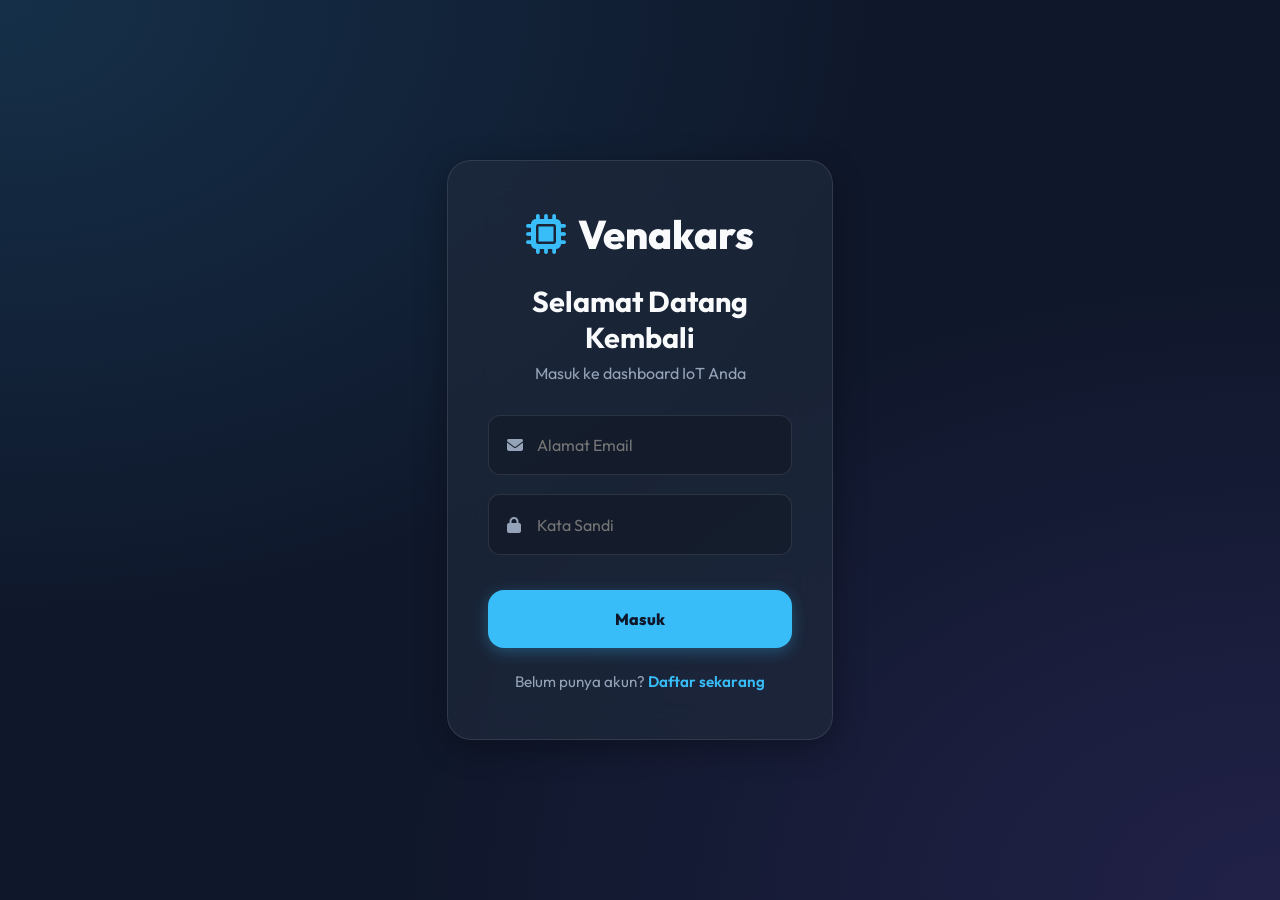
<file: iot-prototype/login.html>
<!DOCTYPE html>
<html lang="id">

<head>
    <meta charset="UTF-8">
    <meta name="viewport" content="width=device-width, initial-scale=1.0">
    <title>Login - Venakars IoT</title>
    <link href="https://fonts.googleapis.com/css2?family=Outfit:wght@300;400;600;800&display=swap" rel="stylesheet">
    <link rel="stylesheet" href="https://cdnjs.cloudflare.com/ajax/libs/font-awesome/6.4.0/css/all.min.css">
    <link rel="stylesheet" href="style.css">
</head>

<body class="auth-body">
    <div class="auth-wrapper">
        <div class="auth-card glass-panel" id="auth-card">
            <!-- Login Form -->
            <div class="auth-form login-form">
                <div class="logo auth-logo">
                    <i class="fa-solid fa-microchip"></i>
                    <span>Venakars</span>
                </div>
                <h2 style="color: var(--text-primary);">Selamat Datang Kembali</h2>
                <p>Masuk ke dashboard IoT Anda</p>

                <div class="input-group">
                    <i class="fa-solid fa-envelope"></i>
                    <input type="email" placeholder="Alamat Email" id="login-email">
                </div>
                <div class="input-group">
                    <i class="fa-solid fa-lock"></i>
                    <input type="password" placeholder="Kata Sandi" id="login-pw">
                </div>

                <button class="connect-btn auth-btn" onclick="window.location.href='index.html'">Masuk</button>

                <p class="auth-switch">Belum punya akun? <a href="#" id="to-register">Daftar sekarang</a></p>
            </div>

            <!-- Register Form (Hidden by default) -->
            <div class="auth-form register-form" style="display: none;">
                <div class="logo auth-logo">
                    <i class="fa-solid fa-microchip"></i>
                    <span>Venakars</span>
                </div>
                <h2 style="color: var(--text-primary);">Buat Akun Baru</h2>
                <p>Daftar untuk kontrol perangkat Anda</p>

                <div class="input-group">
                    <i class="fa-solid fa-user"></i>
                    <input type="text" placeholder="Nama Lengkap">
                </div>
                <div class="input-group">
                    <i class="fa-solid fa-envelope"></i>
                    <input type="email" placeholder="Alamat Email">
                </div>
                <div class="input-group">
                    <i class="fa-solid fa-lock"></i>
                    <input type="password" placeholder="Kata Sandi">
                </div>

                <button class="connect-btn auth-btn" onclick="window.location.href='index.html'">Daftar & Masuk</button>

                <p class="auth-switch">Sudah punya akun? <a href="#" id="to-login">Masuk disini</a></p>
            </div>
        </div>
    </div>

    <script>
        const toRegister = document.getElementById('to-register');
        const toLogin = document.getElementById('to-login');
        const loginForm = document.querySelector('.login-form');
        const registerForm = document.querySelector('.register-form');

        toRegister.addEventListener('click', (e) => {
            e.preventDefault();
            loginForm.style.display = 'none';
            registerForm.style.display = 'block';
        });

        toLogin.addEventListener('click', (e) => {
            e.preventDefault();
            registerForm.style.display = 'none';
            loginForm.style.display = 'block';
        });
    </script>
</body>

</html>
</file>
<file: iot-prototype/style.css>
:root {
    --bg-color: #0f172a;
    --panel-bg: rgba(30, 41, 59, 0.75);
    --panel-border: rgba(255, 255, 255, 0.1);
    --text-primary: #f8fafc;
    --text-secondary: #94a3b8;
    --accent: #38bdf8;
    --accent-hover: #0ea5e9;
    --success: #10b981;
    --danger: #ef4444;
    --warning: #f59e0b;
}

* {
    margin: 0;
    padding: 0;
    box-sizing: border-box;
    font-family: 'Outfit', sans-serif;
}

body {
    background-color: var(--bg-color);
    background-image:
        radial-gradient(at 0% 0%, rgba(56, 189, 248, 0.15) 0px, transparent 50%),
        radial-gradient(at 100% 100%, rgba(139, 92, 246, 0.15) 0px, transparent 50%);
    background-attachment: fixed;
    color: var(--text-primary);
    height: 100vh;
    overflow: hidden;
}

.text-secondary {
    color: var(--text-secondary);
}

.text-accent {
    color: var(--accent);
}

.glass-panel {
    background: var(--panel-bg);
    backdrop-filter: blur(20px);
    -webkit-backdrop-filter: blur(20px);
    border: 1px solid var(--panel-border);
    border-radius: 24px;
    box-shadow: 0 8px 32px rgba(0, 0, 0, 0.3);
}

.app-container {
    display: flex;
    height: 100vh;
    padding: 1.2rem;
    gap: 1.5rem;
}

/* Sidebar */
.sidebar {
    width: 280px;
    display: flex;
    flex-direction: column;
    padding: 2.5rem 1.8rem;
    flex-shrink: 0;
}

.logo {
    font-size: 2rem;
    font-weight: 800;
    color: var(--text-primary);
    display: flex;
    align-items: center;
    gap: 0.8rem;
    margin-bottom: 3rem;
}

.logo i {
    color: var(--accent);
}

.menu {
    display: flex;
    flex-direction: column;
    gap: 0.5rem;
    flex: 1;
}

.menu a {
    color: var(--text-secondary);
    text-decoration: none;
    padding: 1.2rem;
    border-radius: 16px;
    font-weight: 600;
    display: flex;
    align-items: center;
    gap: 1rem;
    transition: all 0.3s ease;
}

.menu a:hover,
.menu a.active {
    background: rgba(56, 189, 248, 0.15);
    color: var(--accent);
}

.connection-status {
    padding: 1rem 1.2rem;
    border-radius: 16px;
    background: rgba(0, 0, 0, 0.3);
    display: flex;
    align-items: center;
    gap: 0.8rem;
    margin-bottom: 1.2rem;
    font-weight: 600;
    transition: 0.3s;
}

.connection-status.disconnected .alert-icon {
    color: var(--danger);
}

.connection-status.connected .alert-icon {
    color: var(--success);
}

.connect-btn {
    background: var(--accent);
    color: #0f172a;
    border: none;
    padding: 1.2rem;
    border-radius: 16px;
    font-weight: 800;
    font-size: 1rem;
    cursor: pointer;
    transition: all 0.3s cubic-bezier(0.4, 0, 0.2, 1);
    box-shadow: 0 4px 15px rgba(56, 189, 248, 0.3);
}

.connect-btn:hover {
    transform: translateY(-2px);
    box-shadow: 0 6px 20px rgba(56, 189, 248, 0.4);
}

/* Main Content */
.main-content {
    flex: 1;
    display: flex;
    flex-direction: column;
    gap: 1.5rem;
    overflow-y: auto;
    padding-right: 0.5rem;
}

.main-content::-webkit-scrollbar {
    width: 6px;
}

.main-content::-webkit-scrollbar-track {
    background: transparent;
}

.main-content::-webkit-scrollbar-thumb {
    background: rgba(255, 255, 255, 0.2);
    border-radius: 10px;
}

.topbar {
    display: flex;
    justify-content: space-between;
    align-items: center;
    padding: 1.8rem 2.5rem;
    flex-shrink: 0;
}

.greeting h1 {
    font-size: 2rem;
    font-weight: 800;
    letter-spacing: -0.5px;
}

.greeting p {
    color: var(--text-secondary);
    font-size: 1rem;
    margin-top: 0.4rem;
}

.time-widget {
    padding: 1rem 1.8rem;
    display: flex;
    align-items: center;
    gap: 1rem;
    font-size: 1.4rem;
    font-weight: 800;
    color: var(--text-primary);
    letter-spacing: 1px;
}

.time-widget i {
    color: var(--accent);
}

.grid-layout {
    display: grid;
    grid-template-columns: repeat(3, 1fr);
    grid-auto-rows: minMax(250px, auto);
    gap: 1.5rem;
    padding-bottom: 2rem;
}

.card {
    padding: 1.8rem;
    display: flex;
    flex-direction: column;
    gap: 1.5rem;
}

.card h3 {
    font-size: 1.2rem;
    display: flex;
    align-items: center;
    gap: 1rem;
    color: var(--text-primary);
    border-bottom: 1px solid var(--panel-border);
    padding-bottom: 1rem;
}

.text-green {
    color: var(--success);
}

.text-orange {
    color: var(--warning);
}

.text-blue {
    color: var(--accent);
}

/* Device Info */
.info-stats {
    display: flex;
    flex-direction: column;
    justify-content: space-between;
    flex: 1;
    gap: 1rem;
}

.stat-item {
    display: flex;
    align-items: center;
    gap: 1.5rem;
    background: rgba(0, 0, 0, 0.15);
    padding: 1rem;
    border-radius: 16px;
}

.stat-item i {
    font-size: 1.8rem;
    width: 35px;
    text-align: center;
}

.stat-detail {
    display: flex;
    flex-direction: column;
    gap: 0.2rem;
}

.stat-detail .label {
    color: var(--text-secondary);
    font-size: 0.95rem;
    font-weight: 600;
}

.stat-detail .value {
    font-size: 1.3rem;
    font-weight: 800;
    color: var(--text-primary);
}

/* Volume Slider */
.volume-control {
    justify-content: center;
}

.slider-container {
    display: flex;
    align-items: center;
    gap: 1.2rem;
    padding: 2rem 0;
}

.slider-container i {
    font-size: 1.5rem;
}

.slider {
    flex: 1;
    -webkit-appearance: none;
    height: 10px;
    background: rgba(0, 0, 0, 0.3);
    border: 1px solid rgba(255, 255, 255, 0.1);
    border-radius: 10px;
    outline: none;
}

.slider::-webkit-slider-thumb {
    -webkit-appearance: none;
    appearance: none;
    width: 24px;
    height: 24px;
    border-radius: 50%;
    background: var(--accent);
    cursor: pointer;
    box-shadow: 0 0 15px rgba(56, 189, 248, 0.5);
    transition: 0.2s;
}

.slider::-webkit-slider-thumb:hover {
    transform: scale(1.2);
}

.volume-display {
    text-align: center;
    font-weight: 600;
    font-size: 1.1rem;
    color: var(--text-secondary);
}

#volume-value {
    color: var(--accent);
    font-weight: 800;
    font-size: 1.5rem;
}

/* Map */
.map-card {
    grid-column: span 2;
    grid-row: span 2;
    display: flex;
    flex-direction: column;
}

.map-container {
    flex: 1;
    border-radius: 16px;
    min-height: 350px;
    background: #1e293b;
    overflow: hidden;
    border: 1px solid var(--panel-border);
}

.leaflet-container {
    z-index: 10;
}

.leaflet-popup-content-wrapper,
.leaflet-popup-tip {
    background: var(--bg-color);
    color: #fff;
    border: 1px solid var(--panel-border);
}

/* Alarms */
.alarm-input {
    display: flex;
    gap: 1rem;
}

.alarm-input input {
    flex: 1;
    background: rgba(0, 0, 0, 0.3);
    border: 1px solid var(--panel-border);
    color: #fff;
    border-radius: 12px;
    padding: 1rem;
    outline: none;
    font-size: 1.1rem;
    font-weight: 600;
}

.alarm-input button {
    background: var(--text-primary);
    color: var(--bg-color);
    border: none;
    border-radius: 12px;
    padding: 0 1.5rem;
    cursor: pointer;
    font-weight: 800;
    transition: 0.3s;
}

.alarm-input button:hover {
    background: #e2e8f0;
    transform: translateY(-2px);
}

.alarm-list {
    list-style: none;
    display: flex;
    flex-direction: column;
    gap: 1rem;
    overflow-y: auto;
    padding-right: 5px;
    flex: 1;
}

.alarm-list::-webkit-scrollbar {
    width: 4px;
}

.alarm-list::-webkit-scrollbar-thumb {
    background: rgba(255, 255, 255, 0.2);
    border-radius: 10px;
}

.alarm-list li {
    background: rgba(0, 0, 0, 0.2);
    padding: 1.2rem;
    border-radius: 12px;
    display: flex;
    justify-content: space-between;
    align-items: center;
    border: 1px solid transparent;
    transition: 0.3s;
}

.alarm-list li:hover {
    border-color: rgba(255, 255, 255, 0.1);
    background: rgba(0, 0, 0, 0.3);
}

.alarm-list li span {
    font-weight: 600;
    font-size: 1.2rem;
}

.alarm-list li button {
    background: rgba(239, 68, 68, 0.2);
    color: var(--danger);
    border: none;
    border-radius: 8px;
    width: 35px;
    height: 35px;
    display: flex;
    align-items: center;
    justify-content: center;
    cursor: pointer;
    transition: 0.3s;
}

.alarm-list li button:hover {
    background: var(--danger);
    color: #fff;
    transform: scale(1.1);
}

/* Modals */
.manual-content {
    line-height: 1.8;
    color: var(--text-secondary);
    max-height: 55vh;
    overflow-y: auto;
    padding-right: 15px;
}

.manual-content::-webkit-scrollbar {
    width: 4px;
}

.manual-content::-webkit-scrollbar-thumb {
    background: rgba(255, 255, 255, 0.2);
    border-radius: 10px;
}

/* Responsive Video Container */
.video-container {
    position: relative;
    padding-bottom: 56.25%;
    /* Aspect Ratio 16:9 */
    height: 0;
    overflow: hidden;
    border-radius: 12px;
    box-shadow: 0 4px 15px rgba(0, 0, 0, 0.3);
}

.video-container iframe {
    position: absolute;
    top: 0;
    left: 0;
    width: 100%;
    height: 100%;
    border-radius: 12px;
}

.modal {
    display: none;
    position: fixed;
    z-index: 1000;
    left: 0;
    top: 0;
    width: 100%;
    height: 100%;
    background-color: rgba(15, 23, 42, 0.8);
    backdrop-filter: blur(8px);
    align-items: center;
    justify-content: center;
    opacity: 0;
    animation: fadeIn 0.3s forwards;
}

@keyframes fadeIn {
    to {
        opacity: 1;
    }
}

.modal.show {
    display: flex;
}

.modal-content {
    background: var(--panel-bg);
    border: 1px solid var(--panel-border);
    margin: auto;
    padding: 3rem;
    border-radius: 24px;
    width: 90%;
    max-width: 550px;
    position: relative;
    box-shadow: 0 20px 40px rgba(0, 0, 0, 0.4);
    transform: translateY(20px);
    animation: slideUp 0.3s forwards;
}

@keyframes slideUp {
    to {
        transform: translateY(0);
    }
}

.close-btn {
    position: absolute;
    right: 1.8rem;
    top: 1.8rem;
    color: var(--text-secondary);
    font-size: 28px;
    cursor: pointer;
    transition: 0.3s;
    width: 40px;
    height: 40px;
    display: flex;
    align-items: center;
    justify-content: center;
    border-radius: 50%;
    background: rgba(0, 0, 0, 0.2);
}

.close-btn:hover {
    color: #fff;
    background: rgba(255, 255, 255, 0.1);
}

.dev-profile {
    display: flex;
    gap: 2rem;
    align-items: center;
    margin-top: 2rem;
    background: rgba(0, 0, 0, 0.2);
    padding: 1.5rem;
    border-radius: 16px;
}

.dev-avatar {
    width: 90px;
    height: 90px;
    border-radius: 50%;
    border: 3px solid var(--accent);
}

/* Auth / Login Page */
.auth-body {
    display: flex;
    justify-content: center;
    align-items: center;
}

.auth-wrapper {
    width: 100%;
    max-width: 450px;
    padding: 2rem;
    z-index: 10;
}

.auth-card {
    padding: 3rem 2.5rem;
    text-align: center;
    animation: slideUp 0.5s ease-out;
}

.auth-logo {
    justify-content: center;
    margin-bottom: 1.5rem;
    font-size: 2.5rem;
}

.auth-form h2 {
    font-size: 1.8rem;
    margin-bottom: 0.5rem;
}

.auth-form p {
    color: var(--text-secondary);
    margin-bottom: 2rem;
}

.input-group {
    position: relative;
    margin-bottom: 1.2rem;
}

.input-group i {
    position: absolute;
    left: 1.2rem;
    top: 50%;
    transform: translateY(-50%);
    color: var(--text-secondary);
}

.input-group input {
    width: 100%;
    padding: 1.2rem;
    padding-left: 3rem;
    border-radius: 12px;
    border: 1px solid var(--panel-border);
    background: rgba(0, 0, 0, 0.2);
    color: #fff;
    outline: none;
    font-size: 1rem;
    font-family: inherit;
    transition: 0.3s;
}

.input-group input:focus {
    border-color: var(--accent);
    background: rgba(0, 0, 0, 0.4);
}

.auth-btn {
    width: 100%;
    margin-top: 1rem;
}

.auth-switch {
    margin-top: 1.5rem !important;
    margin-bottom: 0 !important;
    font-size: 0.95rem;
}

.auth-switch a {
    color: var(--accent);
    text-decoration: none;
    font-weight: 600;
}

.auth-switch a:hover {
    text-decoration: underline;
}

/* Responsive */
@media (max-width: 1200px) {
    .grid-layout {
        grid-template-columns: 1fr 1fr;
    }

    .map-card {
        grid-column: span 2;
    }
}

@media (max-width: 768px) {
    .app-container {
        flex-direction: column;
        overflow: auto;
        height: auto;
    }

    body {
        overflow: auto;
    }

    .sidebar {
        width: 100%;
        padding: 1.5rem;
    }

    .main-content {
        overflow: visible;
        padding-right: 0;
    }

    .grid-layout {
        grid-template-columns: 1fr;
    }

    .map-card {
        grid-column: span 1;
    }

    .topbar {
        flex-direction: column;
        gap: 1rem;
        align-items: flex-start;
    }
}
</file>
